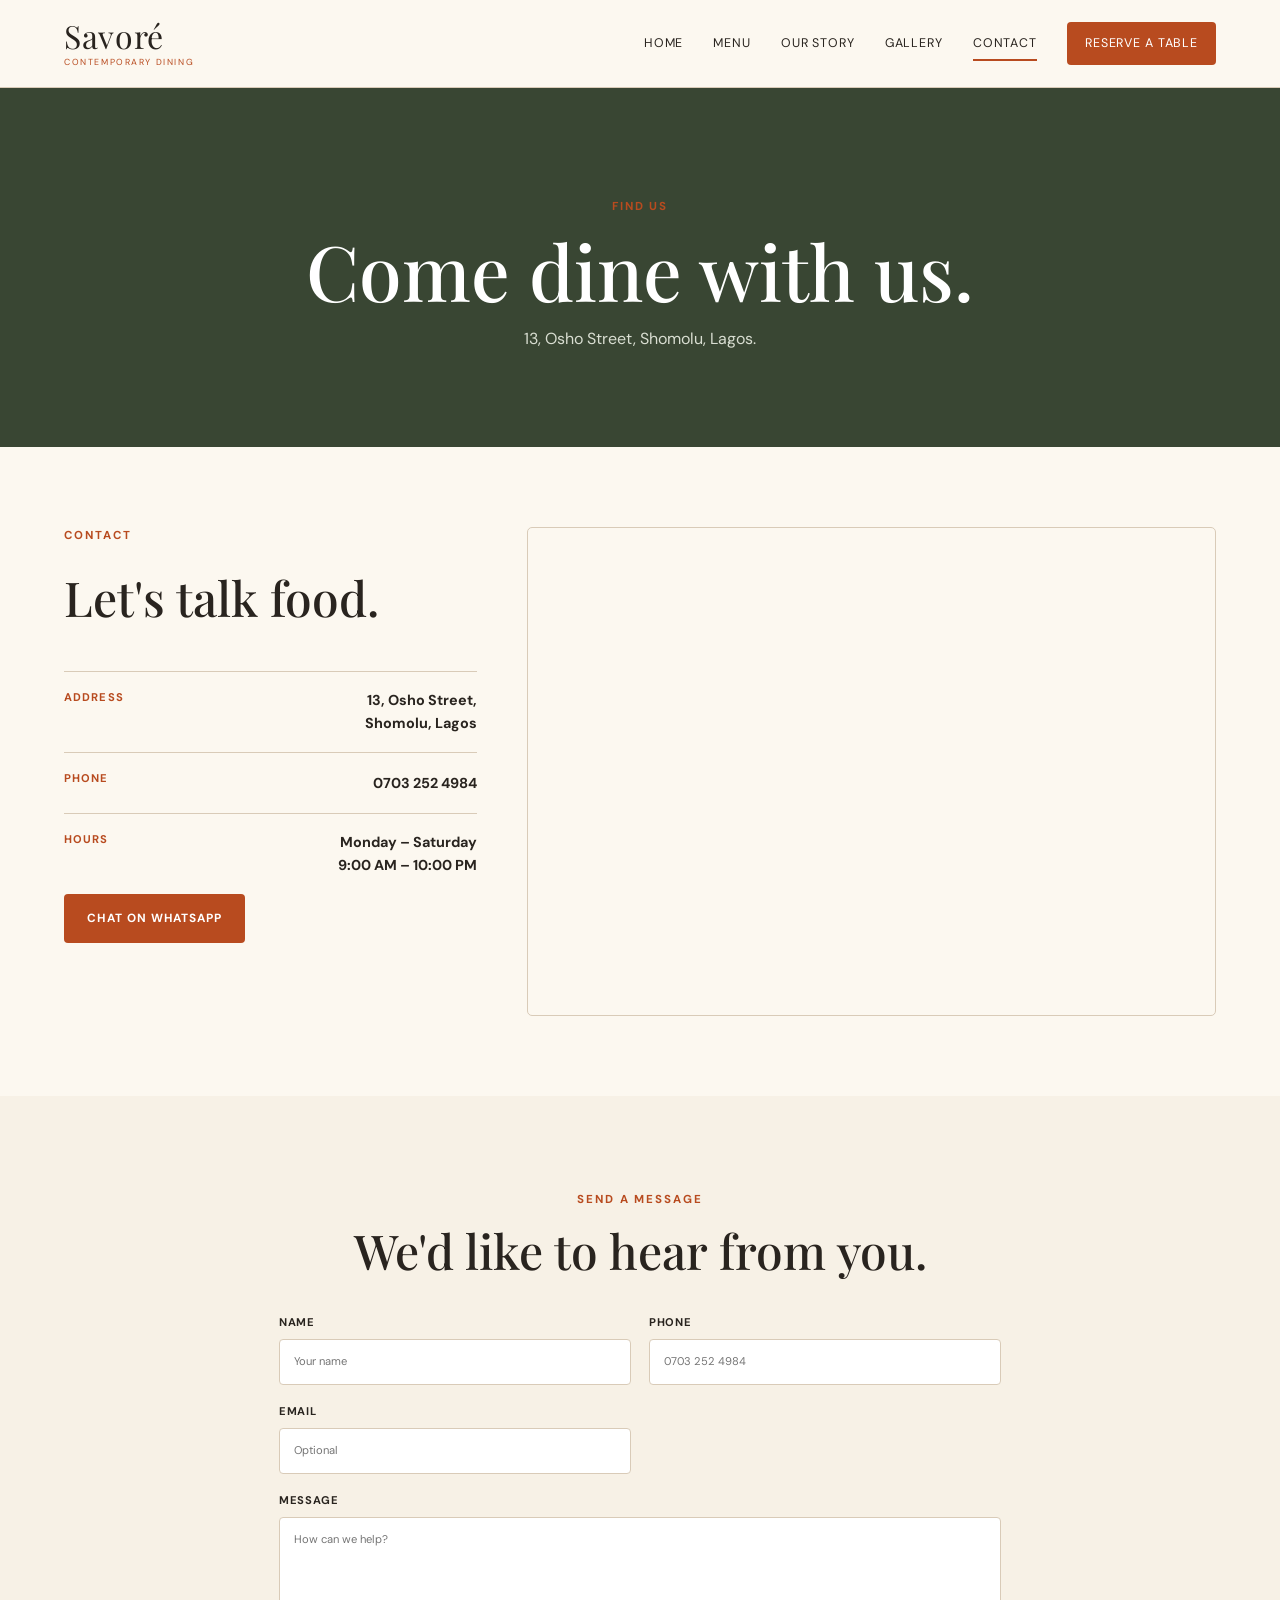
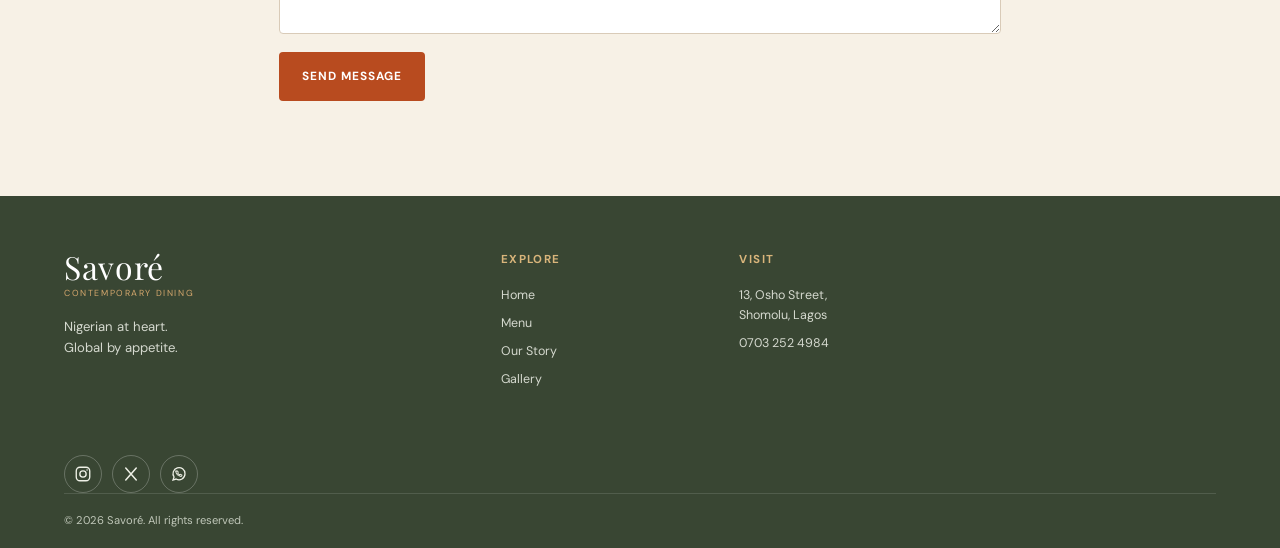
<file: pages/contact.html>
<!DOCTYPE html>
<html lang="en">
<head>
<meta charset="UTF-8"><meta name="viewport" content="width=device-width, initial-scale=1.0">
<meta name="description" content="Contact Savoré at 13, Osho Street, Shomolu, Lagos. Call 0703 252 4984.">
<meta property="og:type" content="website">
<meta property="og:title" content="Contact | Savoré">
<meta property="og:description" content="Contact Savoré at 13, Osho Street, Shomolu, Lagos. Call 0703 252 4984.">
<meta name="twitter:card" content="summary">
<title>Contact | Savoré</title>
<link rel="preconnect" href="https://fonts.googleapis.com"><link rel="preconnect" href="https://fonts.gstatic.com" crossorigin>
<link href="https://fonts.googleapis.com/css2?family=DM+Sans:wght@400;500;600;700&family=Playfair+Display:wght@500;600;700&display=swap" rel="stylesheet"><link rel="icon" href="../assets/favicon.svg"><link rel="stylesheet" href="../css/style.css">
</head>
<body>
<header class="site-header solid"><a class="brand" href="../index.html"><span class="brand-name">Savoré</span><span class="brand-sub">CONTEMPORARY DINING</span></a><button class="menu-toggle" type="button" aria-label="Open navigation" aria-expanded="false" aria-controls="main-navigation"><span></span><span></span><span></span></button><nav class="main-nav" id="main-navigation" aria-label="Main navigation"><a href="../index.html">Home</a><a href="menu.html">Menu</a><a href="about.html">Our Story</a><a href="gallery.html">Gallery</a><a class="active" href="contact.html">Contact</a><a class="nav-cta" href="../index.html#reservation">Reserve a Table</a></nav></header>
<main><section class="page-hero"><p class="eyebrow">Find us</p><h1>Come dine with us.</h1><p>13, Osho Street, Shomolu, Lagos.</p></section>
<section class="contact-section section-light"><div class="contact-details"><p class="eyebrow">Contact</p><h2>Let's talk food.</h2><div class="contact-item"><span>Address</span><strong>13, Osho Street,<br>Shomolu, Lagos</strong></div><div class="contact-item"><span>Phone</span><a href="tel:+2347032524984"><strong>0703 252 4984</strong></a></div><div class="contact-item"><span>Hours</span><strong>Monday – Saturday<br>9:00 AM – 10:00 PM</strong></div><a class="btn btn-primary" href="https://wa.me/2347032524984" target="_blank" rel="noopener noreferrer">Chat on WhatsApp</a></div><div class="map-wrap"><iframe title="Map showing Savoré at 13 Osho Street, Shomolu, Lagos" src="https://www.google.com/maps?q=13%20Osho%20Street%2C%20Shomolu%2C%20Lagos&output=embed" loading="lazy" referrerpolicy="no-referrer-when-downgrade"></iframe></div></section>
<section class="contact-form section"><div class="section-heading"><p class="eyebrow">Send a message</p><h2>We'd like to hear from you.</h2></div><form class="message-form" id="contactForm"><label>Name<input required name="name" placeholder="Your name"></label><label>Phone<input required name="phone" placeholder="0703 252 4984"></label><label>Email<input type="email" name="email" placeholder="Optional"></label><label>Message<textarea required name="message" rows="5" placeholder="How can we help?"></textarea></label><button class="btn btn-primary" type="submit">Send Message</button><p class="form-note" id="contactMessage" aria-live="polite"></p></form></section>
</main>
<footer class="footer"><div class="footer-main"><div class="footer-brand"><a class="brand" href="../index.html"><span class="brand-name">Savoré</span><span class="brand-sub">CONTEMPORARY DINING</span></a><p>Nigerian at heart.<br>Global by appetite.</p></div><div><h3>Explore</h3><a href="../index.html">Home</a><a href="menu.html">Menu</a><a href="about.html">Our Story</a><a href="gallery.html">Gallery</a></div><div><h3>Visit</h3><p>13, Osho Street,<br>Shomolu, Lagos</p><a href="tel:+2347032524984">0703 252 4984</a></div></div><div class="footer-social" aria-label="Savoré social links">
  <a href="https://www.instagram.com/" target="_blank" rel="noopener noreferrer" aria-label="Instagram" title="Instagram">
    <svg viewBox="0 0 24 24" aria-hidden="true"><rect x="3" y="3" width="18" height="18" rx="5" fill="none" stroke="currentColor" stroke-width="1.8"/><circle cx="12" cy="12" r="4.2" fill="none" stroke="currentColor" stroke-width="1.8"/><circle cx="17.4" cy="6.7" r="1" fill="currentColor"/></svg>
  </a>
  <a href="https://x.com/" target="_blank" rel="noopener noreferrer" aria-label="X" title="X">
    <svg viewBox="0 0 24 24" aria-hidden="true"><path d="M5 4l14 16M19 4L5 20" fill="none" stroke="currentColor" stroke-width="2" stroke-linecap="round"/></svg>
  </a>
  <a href="https://wa.me/2347032524984" target="_blank" rel="noopener noreferrer" aria-label="WhatsApp" title="WhatsApp">
    <svg viewBox="0 0 24 24" aria-hidden="true"><path d="M20 11.7a8 8 0 0 1-11.9 7L4 20l1.4-4A8 8 0 1 1 20 11.7Z" fill="none" stroke="currentColor" stroke-width="1.7"/><path d="M8.7 8.4c.2-.4.4-.4.7-.4h.4c.2 0 .4.1.5.4l.6 1.5c.1.2.1.4-.1.6l-.5.6c.6 1 1.4 1.7 2.5 2.2l.7-.7c.2-.2.4-.2.6-.1l1.5.7c.2.1.3.3.3.5 0 .5-.2 1-.6 1.2-.4.3-1 .3-1.4.2-2.6-.6-5.6-3.5-6.2-6.1-.1-.4-.1-.9.2-1.4Z" fill="none" stroke="currentColor" stroke-width="1.35" stroke-linejoin="round"/></svg>
  </a>
</div>
<div class="footer-bottom"><span>© <span id="year"></span> Savoré. All rights reserved.</span></div></footer>
<script src="../js/main.js"></script>
</body></html>
</file>
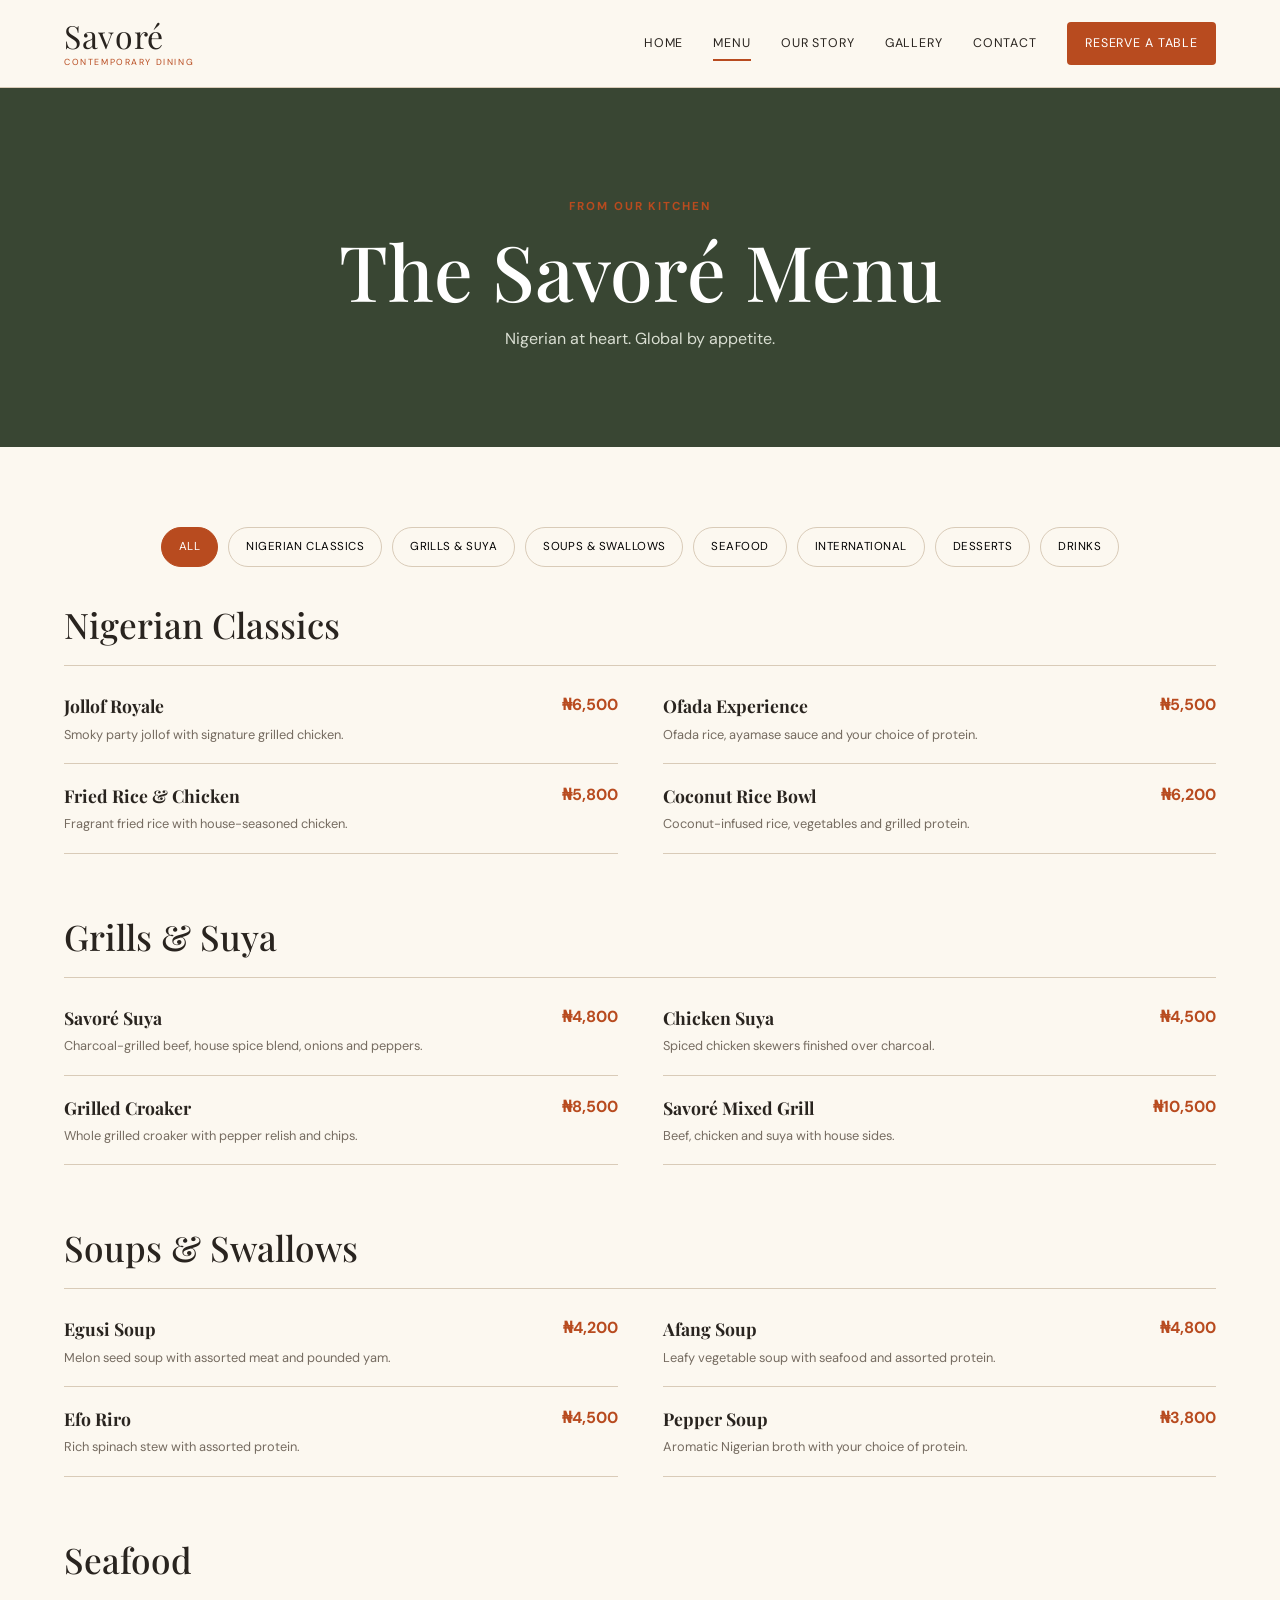
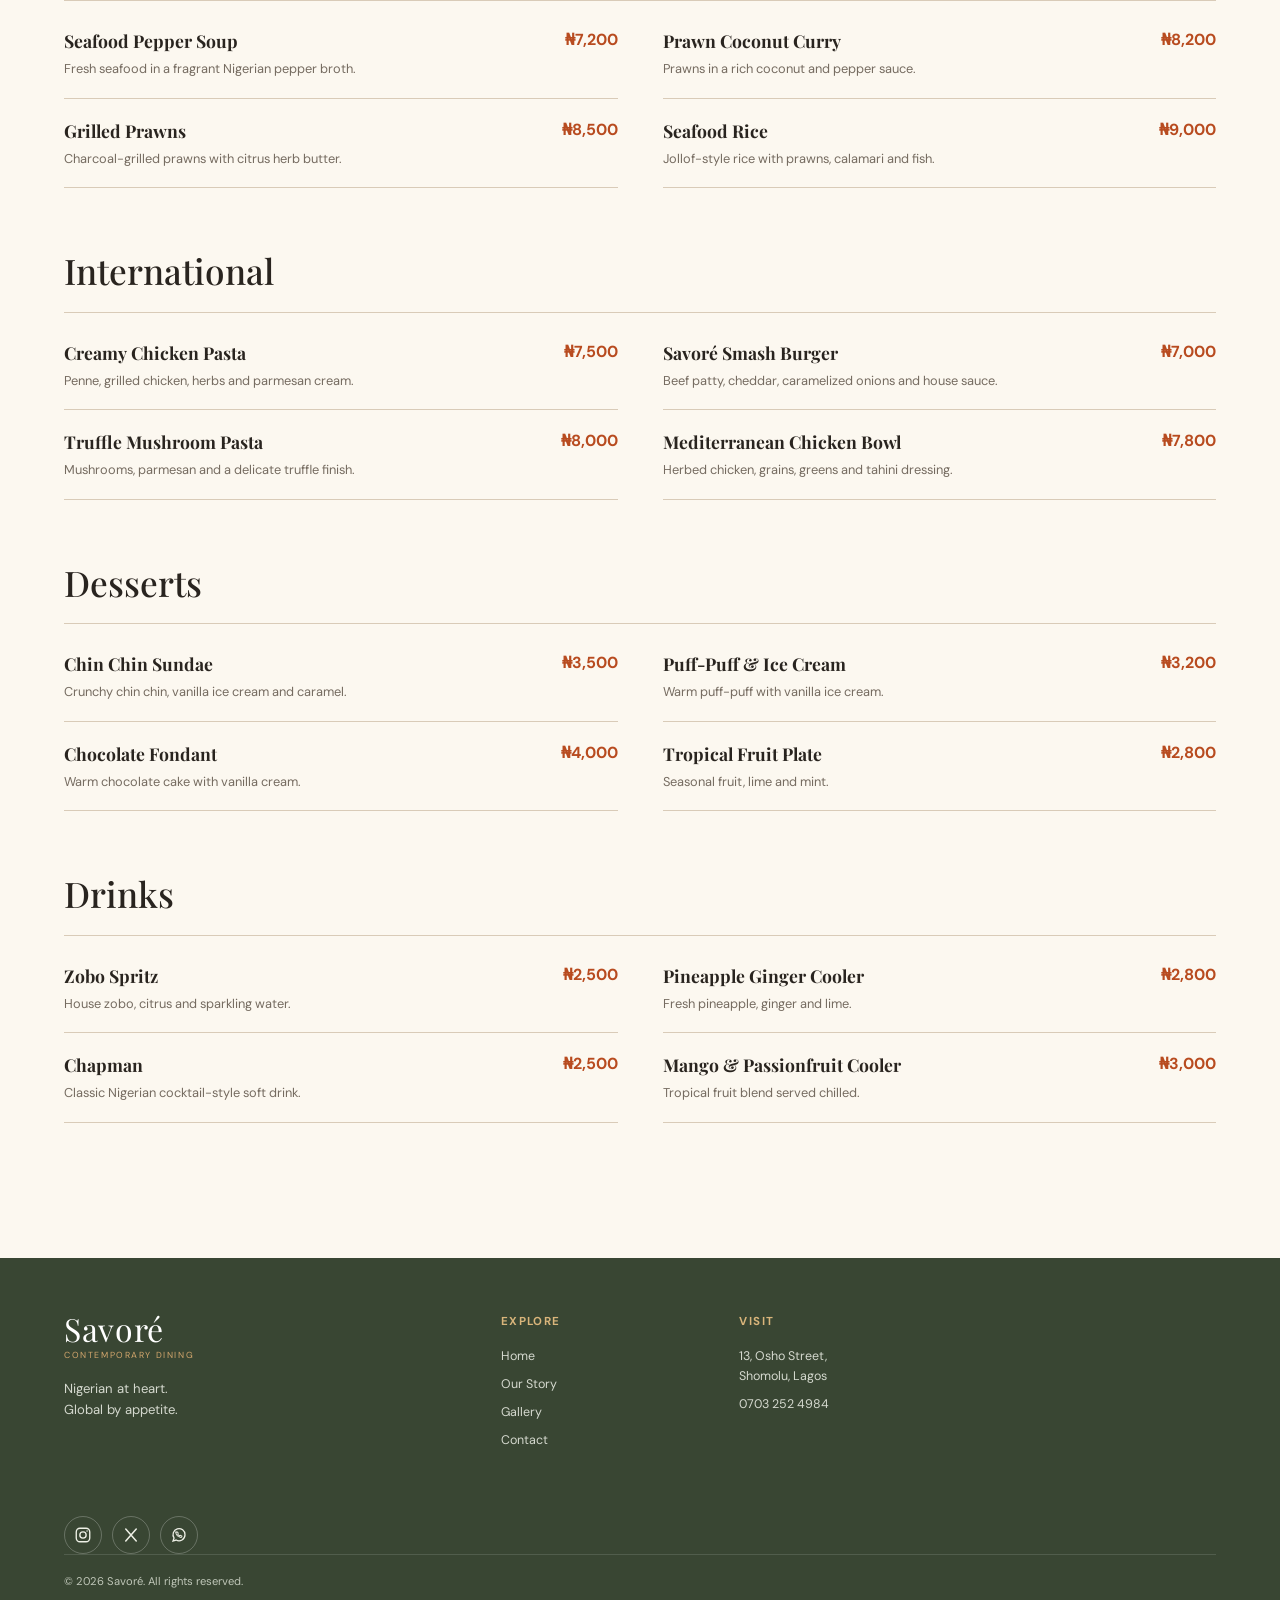
<file: pages/menu.html>
<!DOCTYPE html>
<html lang="en">
<head>
<meta charset="UTF-8"><meta name="viewport" content="width=device-width, initial-scale=1.0">
<meta name="description" content="Explore the Savoré menu — Nigerian classics, grills, soups, seafood, international dishes, desserts and drinks.">
<meta property="og:type" content="website">
<meta property="og:title" content="Menu | Savoré">
<meta property="og:description" content="Explore the Savoré menu — Nigerian classics, grills, soups, seafood, international dishes, desserts and drinks.">
<meta name="twitter:card" content="summary">
<title>Menu | Savoré</title>
<link rel="preconnect" href="https://fonts.googleapis.com"><link rel="preconnect" href="https://fonts.gstatic.com" crossorigin>
<link href="https://fonts.googleapis.com/css2?family=DM+Sans:wght@400;500;600;700&family=Playfair+Display:wght@500;600;700&display=swap" rel="stylesheet">
<link rel="icon" href="../assets/favicon.svg"><link rel="stylesheet" href="../css/style.css">
</head>
<body>
<header class="site-header solid"><a class="brand" href="../index.html"><span class="brand-name">Savoré</span><span class="brand-sub">CONTEMPORARY DINING</span></a><button class="menu-toggle" type="button" aria-label="Open navigation" aria-expanded="false" aria-controls="main-navigation"><span></span><span></span><span></span></button><nav class="main-nav" id="main-navigation" aria-label="Main navigation"><a href="../index.html">Home</a><a class="active" href="menu.html">Menu</a><a href="about.html">Our Story</a><a href="gallery.html">Gallery</a><a href="contact.html">Contact</a><a class="nav-cta" href="../index.html#reservation">Reserve a Table</a></nav></header>
<main>
<section class="page-hero"><p class="eyebrow">From our kitchen</p><h1>The Savoré Menu</h1><p>Nigerian at heart. Global by appetite.</p></section>
<section class="section-light full-menu"><div class="category-pills" id="fullMenuFilters" aria-label="Menu categories"></div><div id="fullMenu"></div><noscript><div class="noscript-menu"><h2>Nigerian Classics</h2><p><strong>Jollof Royale</strong> — ₦6,500</p><p><strong>Ofada Experience</strong> — ₦5,500</p><p><strong>Fried Rice &amp; Chicken</strong> — ₦5,800</p><p><strong>Coconut Rice Bowl</strong> — ₦6,200</p><h2>Grills &amp; Suya</h2><p><strong>Savoré Suya</strong> — ₦4,800</p><p><strong>Chicken Suya</strong> — ₦4,500</p><p><strong>Grilled Croaker</strong> — ₦8,500</p><p><strong>Savoré Mixed Grill</strong> — ₦10,500</p><h2>Soups &amp; Swallows</h2><p><strong>Egusi Soup</strong> — ₦4,200</p><p><strong>Afang Soup</strong> — ₦4,800</p><p><strong>Efo Riro</strong> — ₦4,500</p><p><strong>Pepper Soup</strong> — ₦3,800</p><h2>Seafood</h2><p><strong>Seafood Pepper Soup</strong> — ₦7,200</p><p><strong>Prawn Coconut Curry</strong> — ₦8,200</p><p><strong>Grilled Prawns</strong> — ₦8,500</p><p><strong>Seafood Rice</strong> — ₦9,000</p><h2>International</h2><p><strong>Creamy Chicken Pasta</strong> — ₦7,500</p><p><strong>Savoré Smash Burger</strong> — ₦7,000</p><p><strong>Truffle Mushroom Pasta</strong> — ₦8,000</p><p><strong>Mediterranean Chicken Bowl</strong> — ₦7,800</p><h2>Desserts</h2><p><strong>Chin Chin Sundae</strong> — ₦3,500</p><p><strong>Puff-Puff &amp; Ice Cream</strong> — ₦3,200</p><p><strong>Chocolate Fondant</strong> — ₦4,000</p><p><strong>Tropical Fruit Plate</strong> — ₦2,800</p><h2>Drinks</h2><p><strong>Zobo Spritz</strong> — ₦2,500</p><p><strong>Pineapple Ginger Cooler</strong> — ₦2,800</p><p><strong>Chapman</strong> — ₦2,500</p><p><strong>Mango &amp; Passionfruit Cooler</strong> — ₦3,000</p></div></noscript></section>
</main>
<footer class="footer"><div class="footer-main"><div class="footer-brand"><a class="brand" href="../index.html"><span class="brand-name">Savoré</span><span class="brand-sub">CONTEMPORARY DINING</span></a><p>Nigerian at heart.<br>Global by appetite.</p></div><div><h3>Explore</h3><a href="../index.html">Home</a><a href="about.html">Our Story</a><a href="gallery.html">Gallery</a><a href="contact.html">Contact</a></div><div><h3>Visit</h3><p>13, Osho Street,<br>Shomolu, Lagos</p><a href="tel:+2347032524984">0703 252 4984</a></div></div><div class="footer-social" aria-label="Savoré social links">
  <a href="https://www.instagram.com/" target="_blank" rel="noopener noreferrer" aria-label="Instagram" title="Instagram">
    <svg viewBox="0 0 24 24" aria-hidden="true"><rect x="3" y="3" width="18" height="18" rx="5" fill="none" stroke="currentColor" stroke-width="1.8"/><circle cx="12" cy="12" r="4.2" fill="none" stroke="currentColor" stroke-width="1.8"/><circle cx="17.4" cy="6.7" r="1" fill="currentColor"/></svg>
  </a>
  <a href="https://x.com/" target="_blank" rel="noopener noreferrer" aria-label="X" title="X">
    <svg viewBox="0 0 24 24" aria-hidden="true"><path d="M5 4l14 16M19 4L5 20" fill="none" stroke="currentColor" stroke-width="2" stroke-linecap="round"/></svg>
  </a>
  <a href="https://wa.me/2347032524984" target="_blank" rel="noopener noreferrer" aria-label="WhatsApp" title="WhatsApp">
    <svg viewBox="0 0 24 24" aria-hidden="true"><path d="M20 11.7a8 8 0 0 1-11.9 7L4 20l1.4-4A8 8 0 1 1 20 11.7Z" fill="none" stroke="currentColor" stroke-width="1.7"/><path d="M8.7 8.4c.2-.4.4-.4.7-.4h.4c.2 0 .4.1.5.4l.6 1.5c.1.2.1.4-.1.6l-.5.6c.6 1 1.4 1.7 2.5 2.2l.7-.7c.2-.2.4-.2.6-.1l1.5.7c.2.1.3.3.3.5 0 .5-.2 1-.6 1.2-.4.3-1 .3-1.4.2-2.6-.6-5.6-3.5-6.2-6.1-.1-.4-.1-.9.2-1.4Z" fill="none" stroke="currentColor" stroke-width="1.35" stroke-linejoin="round"/></svg>
  </a>
</div>
<div class="footer-bottom"><span>© <span id="year"></span> Savoré. All rights reserved.</span></div></footer>
<script src="../js/menu.js"></script><script src="../js/main.js"></script>
</body></html>
</file>
<file: css/style.css>
*{box-sizing:border-box;margin:0;padding:0}
:root{--ivory:#f7f1e6;--cream:#fcf8f0;--sand:#eadfce;--terracotta:#b84b1f;--terracotta-dark:#963b17;--olive:#394633;--olive-2:#2f392b;--brass:#b48745;--ink:#29241f;--muted:#756b60;--line:#d9cbb8;--white:#fff}
html{scroll-behavior:smooth}
body{font-family:"DM Sans",sans-serif;background:var(--ivory);color:var(--ink);line-height:1.6}
a{text-decoration:none;color:inherit}
img{display:block;width:100%;object-fit:cover}
button,input,select,textarea{font:inherit}
button{cursor:pointer}
.announcement{height:32px;background:var(--olive);color:#f6f0e5;display:flex;align-items:center;justify-content:center;font-size:.72rem;letter-spacing:.12em;text-transform:uppercase}
.site-header{height:88px;padding:0 5%;display:flex;align-items:center;justify-content:space-between;position:absolute;z-index:20;top:32px;left:0;right:0;color:#fff;transition:.3s}
.site-header.solid{position:relative;top:0;color:var(--ink);background:var(--cream);border-bottom:1px solid var(--line)}
.site-header.scrolled{position:fixed;top:0;background:rgba(252,248,240,.96);color:var(--ink);box-shadow:0 8px 30px rgba(41,36,31,.08)}
.brand{display:flex;flex-direction:column;line-height:1}
.brand-name{font-family:"Playfair Display",serif;font-size:2rem;letter-spacing:.02em}
.brand-sub{font-size:.55rem;letter-spacing:.18em;margin-top:6px;color:var(--terracotta)}
.main-nav{display:flex;align-items:center;gap:30px;font-size:.78rem;text-transform:uppercase;letter-spacing:.07em}
.main-nav a{padding:10px 0;position:relative}
.main-nav a.active:after{content:"";position:absolute;left:0;right:0;bottom:2px;height:2px;background:var(--terracotta)}
.nav-cta{background:var(--terracotta);color:#fff!important;padding:12px 18px!important;border-radius:4px}
.menu-toggle{display:none;border:0;background:none}
.menu-toggle span{display:block;width:25px;height:2px;background:currentColor;margin:5px}
.hero{min-height:700px;position:relative;display:grid;grid-template-columns:44% 56%;overflow:hidden;background:var(--ivory)}
.hero-copy{z-index:3;padding:120px 4% 80px 7%;display:flex;flex-direction:column;justify-content:center;position:relative}
.hero-media{position:relative;overflow:hidden}
.hero-media img{height:100%;min-height:700px;object-position:center}
.hero-overlay{position:absolute;inset:0;background:linear-gradient(90deg,rgba(247,241,230,.96) 0%,rgba(247,241,230,.78) 34%,rgba(247,241,230,0) 63%);z-index:2;pointer-events:none}
.eyebrow{color:var(--terracotta);font-size:.72rem;text-transform:uppercase;letter-spacing:.17em;font-weight:700;margin-bottom:14px}
.hero h1{font-family:"Playfair Display",serif;font-size:clamp(3.4rem,6vw,6.6rem);line-height:.96;font-weight:500;max-width:750px}
h1 em,h2 em{font-style:normal;color:var(--terracotta)}
.hero-text{font-size:1rem;max-width:500px;margin:25px 0 30px;color:#4d453d}
.hero-actions{display:flex;gap:14px;flex-wrap:wrap}
.btn{display:inline-flex;align-items:center;justify-content:center;gap:12px;border:1px solid transparent;padding:14px 22px;border-radius:4px;text-transform:uppercase;letter-spacing:.08em;font-size:.74rem;font-weight:700;transition:.25s}
.btn-primary{background:var(--terracotta);color:#fff}.btn-primary:hover{background:var(--terracotta-dark);transform:translateY(-2px)}
.btn-outline{border-color:var(--terracotta);color:var(--terracotta)}.btn-outline:hover{background:var(--terracotta);color:#fff}
.btn-light{border-color:#c9b79c;color:#fff}.btn-light:hover{background:#fff;color:var(--olive)}
.btn-full{width:100%;margin-top:18px}
.section{padding:95px 5%}.section-light{padding:80px 5%;background:var(--cream)}
.experience{display:grid;grid-template-columns:1.4fr repeat(4,1fr);border-bottom:1px solid var(--line);gap:0}
.experience-intro{padding-right:35px}.experience-intro>p:not(.eyebrow){font-size:.92rem;color:#554c43}
.feature{border-left:1px solid var(--line);padding:0 22px;text-align:center}.feature-icon{display:grid;place-items:center;width:48px;height:48px;border:1px solid var(--terracotta);border-radius:50%;margin:0 auto 14px;color:var(--terracotta);font-size:1.2rem}.feature h3{font-size:.75rem;text-transform:uppercase;letter-spacing:.05em}.feature p{font-size:.75rem;color:var(--muted);margin-top:7px}
.text-link,.center-link{display:inline-flex;gap:10px;color:var(--terracotta);text-transform:uppercase;letter-spacing:.08em;font-size:.72rem;font-weight:700;margin-top:20px}
.section-heading{text-align:center;max-width:680px;margin:0 auto 38px}.section-heading h2{font-family:"Playfair Display",serif;font-size:3rem;font-weight:500;line-height:1.1}.section-heading>p:last-child{color:var(--muted);margin-top:8px}
.dish-grid{display:grid;grid-template-columns:repeat(4,1fr);gap:18px;max-width:1300px;margin:auto}
.dish-card{background:var(--cream);border:1px solid var(--line);border-radius:8px;overflow:hidden;transition:.3s}.dish-card:hover{transform:translateY(-5px);box-shadow:0 18px 40px rgba(60,45,30,.1)}.dish-card img{height:220px}.dish-content{padding:18px}.dish-title{display:flex;justify-content:space-between;gap:10px;align-items:baseline}.dish-title h3{font-family:"Playfair Display",serif;font-size:1.05rem}.dish-title strong{font-size:.82rem;color:var(--terracotta);white-space:nowrap}.dish-content p{font-size:.78rem;color:var(--muted);margin-top:7px}
.menu-preview{border-top:1px solid var(--line)}.category-pills{display:flex;justify-content:center;gap:10px;flex-wrap:wrap;margin-bottom:30px}.pill{border:1px solid var(--line);background:transparent;border-radius:30px;padding:10px 17px;font-size:.72rem;text-transform:uppercase;letter-spacing:.04em}.pill.active{background:var(--terracotta);color:#fff;border-color:var(--terracotta)}
.mini-menu{display:grid;grid-template-columns:repeat(4,1fr);gap:18px;max-width:1300px;margin:auto}.mini-item{background:#fff;border:1px solid var(--line);border-radius:7px;padding:18px}.mini-item h3{font-family:"Playfair Display",serif}.mini-item .price{float:right;color:var(--terracotta);font-weight:700}.mini-item p{font-size:.78rem;color:var(--muted);margin-top:8px}.center-link{display:flex;justify-content:center}
.story-split{display:grid;grid-template-columns:1fr 1fr 1.35fr;background:var(--olive);color:#fff}.story-copy{padding:75px 8%}.story-copy h2{font-family:"Playfair Display",serif;font-size:2.7rem;line-height:1.1;font-weight:500;margin-bottom:22px}.story-copy p{color:#dfe0d6;font-size:.88rem;margin-bottom:15px}.story-image{min-height:520px}.story-image img{height:100%}.reservation{background:var(--cream);color:var(--ink);padding:70px 7%}.reservation h2{font-family:"Playfair Display",serif;font-size:2.5rem;font-weight:500}.reservation>p:not(.eyebrow){color:var(--muted);margin-bottom:24px}.form-grid{display:grid;grid-template-columns:1fr 1fr;gap:14px}.form-grid label,.message-form label{display:flex;flex-direction:column;gap:7px;font-size:.7rem;text-transform:uppercase;letter-spacing:.06em;font-weight:700}.form-grid input,.form-grid select,.message-form input,.message-form textarea{border:1px solid var(--line);background:#fff;padding:13px 14px;border-radius:4px;outline:none;color:var(--ink);text-transform:none;letter-spacing:0;font-weight:400}.form-grid input:focus,.form-grid select:focus,.message-form input:focus,.message-form textarea:focus{border-color:var(--terracotta)}.form-note{font-size:.78rem;color:var(--terracotta);margin-top:10px;min-height:1.2em}
.visit{display:flex;justify-content:space-between;gap:50px;align-items:end}.visit h2{font-family:"Playfair Display",serif;font-size:3rem;font-weight:500;line-height:1.05}.visit>div:first-child>p:not(.eyebrow){color:var(--muted);margin-top:12px}.hours{min-width:330px;border-top:1px solid var(--line);padding-top:15px}.hours h3{font-family:"Playfair Display",serif;font-size:1.35rem;margin-bottom:14px}.hours p{display:flex;justify-content:space-between;border-bottom:1px solid var(--line);padding:9px 0;font-size:.8rem}.hours strong{font-weight:600}
.footer{background:var(--olive);color:#eef0e6;padding:55px 5% 0}.footer .brand-name{color:#fff}.footer .brand-sub{color:#d4a76d}.footer-main{display:grid;grid-template-columns:2fr 1fr 1fr 1.2fr;gap:40px;max-width:1300px;margin:auto;padding-bottom:45px}.footer-main>div:not(.footer-brand){display:flex;flex-direction:column;gap:8px}.footer-main h3{font-size:.72rem;text-transform:uppercase;letter-spacing:.12em;color:#d9b57b;margin-bottom:8px}.footer-main a,.footer-main p{font-size:.78rem;color:#d5d9cf}.footer-brand>p{margin-top:18px;color:#d5d9cf;font-size:.82rem}.footer-bottom{border-top:1px solid rgba(255,255,255,.12);padding:18px 0;display:flex;justify-content:space-between;font-size:.7rem;color:#bfc6b8;max-width:1300px;margin:auto}
.page-hero{background:var(--olive);color:#fff;padding:110px 5% 95px;text-align:center}.page-hero h1{font-family:"Playfair Display",serif;font-size:clamp(3rem,6vw,5.5rem);font-weight:500;line-height:1.05}.page-hero>p:last-child{color:#d9ded2;margin-top:15px}
.full-menu{min-height:500px}.menu-section{max-width:1200px;margin:0 auto 55px}.menu-section h2{font-family:"Playfair Display",serif;font-size:2.2rem;font-weight:500;border-bottom:1px solid var(--line);padding-bottom:12px;margin-bottom:8px}.menu-list{display:grid;grid-template-columns:1fr 1fr;gap:0 45px}.menu-row{padding:18px 0;border-bottom:1px solid var(--line)}.menu-row-title{display:flex;justify-content:space-between;gap:15px}.menu-row h3{font-family:"Playfair Display",serif;font-size:1.1rem}.menu-row strong{color:var(--terracotta);white-space:nowrap}.menu-row p{font-size:.8rem;color:var(--muted);margin-top:4px}
.story-page{display:grid;grid-template-columns:1.15fr 1fr;gap:70px;align-items:center}.story-large-image{height:650px}.story-large-image img{height:100%;border-radius:4px}.story-text h2{font-family:"Playfair Display",serif;font-size:3rem;font-weight:500;line-height:1.1;margin-bottom:25px}.story-text p:not(.eyebrow){color:var(--muted);margin-bottom:16px}.values{display:grid;grid-template-columns:repeat(3,1fr);background:var(--sand);padding:70px 8%;gap:60px}.values span{color:var(--terracotta);font-family:"Playfair Display",serif;font-size:1.8rem}.values h3{font-family:"Playfair Display",serif;font-size:1.8rem;margin:5px 0}.values p{color:var(--muted);font-size:.86rem}
.gallery-grid{display:grid;grid-template-columns:repeat(4,1fr);gap:12px}.gallery-grid img{height:330px;border-radius:3px;transition:.3s}.gallery-grid img:nth-child(1),.gallery-grid img:nth-child(6){grid-row:span 2;height:672px}.gallery-grid img:hover{transform:scale(1.01);filter:saturate(1.08)}
.contact-section{display:grid;grid-template-columns:.75fr 1.25fr;gap:50px;align-items:stretch}.contact-details h2{font-family:"Playfair Display",serif;font-size:3rem;font-weight:500;margin-bottom:35px}.contact-item{border-top:1px solid var(--line);padding:17px 0;display:flex;justify-content:space-between;gap:20px}.contact-item span{font-size:.7rem;text-transform:uppercase;letter-spacing:.1em;color:var(--terracotta);font-weight:700}.contact-item strong{font-size:.9rem;text-align:right}.map-wrap{min-height:480px;border:1px solid var(--line);border-radius:5px;overflow:hidden}.map-wrap iframe{width:100%;height:100%;min-height:480px;border:0}.contact-form{max-width:850px;margin:auto}.message-form{display:grid;grid-template-columns:1fr 1fr;gap:18px}.message-form label:last-of-type{grid-column:1/-1}.message-form button{width:max-content}.message-form textarea{resize:vertical}
@media(max-width:1050px){.experience{grid-template-columns:1fr 1fr;gap:25px}.experience-intro{grid-column:1/-1;padding:0}.feature{border-left:0;border-top:1px solid var(--line);padding-top:25px}.dish-grid,.mini-menu{grid-template-columns:repeat(2,1fr)}.story-split{grid-template-columns:1fr 1fr}.story-copy{grid-column:1}.story-image{grid-column:2;grid-row:1}.reservation{grid-column:1/-1}.footer-main{grid-template-columns:1.5fr 1fr 1fr}}
@media(max-width:800px){.announcement{font-size:.6rem}.site-header{height:74px;top:32px;padding:0 5%}.site-header.solid{top:0}.main-nav{display:none;position:absolute;top:74px;left:0;right:0;background:var(--cream);color:var(--ink);padding:20px 5%;flex-direction:column;align-items:stretch;gap:5px;box-shadow:0 10px 25px rgba(0,0,0,.1)}.main-nav.open{display:flex}.main-nav a{padding:12px}.menu-toggle{display:block}.hero{grid-template-columns:1fr;min-height:650px}.hero-media{position:absolute;inset:0}.hero-media img{height:100%;min-height:650px}.hero-overlay{background:linear-gradient(90deg,rgba(247,241,230,.95),rgba(247,241,230,.7) 75%,rgba(247,241,230,.35))}.hero-copy{padding:100px 7% 60px}.hero h1{font-size:3.7rem}.experience{grid-template-columns:1fr 1fr}.dish-grid,.mini-menu{grid-template-columns:1fr 1fr}.story-split{grid-template-columns:1fr}.story-copy,.story-image,.reservation{grid-column:auto}.story-image{min-height:350px;grid-row:auto}.visit{display:block}.hours{margin-top:35px}.footer-main{grid-template-columns:1fr 1fr}.gallery-grid{grid-template-columns:1fr 1fr}.gallery-grid img,.gallery-grid img:nth-child(1),.gallery-grid img:nth-child(6){height:260px;grid-row:auto}.story-page,.contact-section{grid-template-columns:1fr}.story-large-image{height:450px}.menu-list{grid-template-columns:1fr}.contact-section{gap:35px}}
@media(max-width:520px){.brand-name{font-size:1.7rem}.hero h1{font-size:3.15rem}.hero-copy{padding-left:6%;padding-right:6%}.experience,.dish-grid,.mini-menu,.footer-main,.values,.message-form{grid-template-columns:1fr}.experience-intro{grid-column:auto}.feature{text-align:left;padding:20px 0}.feature-icon{margin:0 0 10px}.section,.section-light{padding:60px 5%}.section-heading h2,.visit h2,.story-text h2,.contact-details h2{font-size:2.35rem}.story-copy{padding:60px 7%}.reservation{padding:60px 7%}.form-grid{grid-template-columns:1fr}.gallery-grid{grid-template-columns:1fr}.gallery-grid img,.gallery-grid img:nth-child(1),.gallery-grid img:nth-child(6){height:320px}.footer-bottom{display:block}.footer-bottom span{display:block;margin-bottom:5px}.page-hero{padding:80px 6%}.page-hero h1{font-size:3rem}}


/* Accessibility and interaction fixes */
:focus-visible{outline:3px solid rgba(180,75,31,.42);outline-offset:3px}
button:focus-visible,a:focus-visible,input:focus-visible,select:focus-visible,textarea:focus-visible{outline:3px solid rgba(180,75,31,.42);outline-offset:3px}
.form-note.success{color:var(--olive)}
.form-note.error{color:var(--terracotta-dark)}
.noscript-note{max-width:900px;margin:30px auto 0;padding:18px;border:1px solid var(--line);background:#fff;color:var(--muted);text-align:center}
.gallery-grid img[role="button"]{cursor:zoom-in}
.lightbox{position:fixed;inset:0;z-index:100;background:rgba(20,17,14,.92);display:grid;place-items:center;padding:5vh 5vw}
.lightbox[hidden]{display:none}
.lightbox img{width:auto;max-width:90vw;max-height:90vh;object-fit:contain;box-shadow:0 20px 70px rgba(0,0,0,.35)}
.lightbox-close{position:absolute;top:20px;right:25px;width:46px;height:46px;border:1px solid rgba(255,255,255,.3);border-radius:50%;background:rgba(255,255,255,.08);color:#fff;font-size:2rem;line-height:1}
body.lightbox-open{overflow:hidden}
.dish-card img{height:220px;aspect-ratio:4/3;object-fit:cover}
.dish-card:nth-child(1) img{object-position:center 55%}
.dish-card:nth-child(3) img{object-position:center center}
.dish-card:nth-child(4) img{object-position:center center}
.footer-main a[href^="tel:"] strong{color:inherit}
@media(max-width:800px){
  .main-nav{max-height:calc(100vh - 106px);overflow-y:auto}
  .lightbox{padding:7vh 4vw}
  .lightbox img{max-width:92vw;max-height:82vh}
}
.noscript-menu{max-width:1200px;margin:0 auto}.noscript-menu h2{font-family:"Playfair Display",serif;font-size:2rem;font-weight:500;border-bottom:1px solid var(--line);padding-bottom:10px;margin:38px 0 8px}.noscript-menu p{padding:12px 0;border-bottom:1px solid var(--line);font-size:.9rem;color:var(--muted)}.noscript-menu strong{color:var(--ink)}
.dish-card picture{display:block;overflow:hidden}.dish-card picture img{height:220px}

.footer-social{display:flex;align-items:center;gap:10px;margin-top:20px}.footer-social a{width:38px;height:38px;border:1px solid rgba(255,255,255,.24);border-radius:50%;display:grid;place-items:center;color:#eef0e6;transition:background .2s ease,border-color .2s ease,color .2s ease}.footer-social a:hover{background:#d9b57b;border-color:#d9b57b;color:#263022}.footer-social svg{width:18px;height:18px;display:block}.footer-social a:focus-visible{outline:2px solid #d9b57b;outline-offset:3px}
</file>
